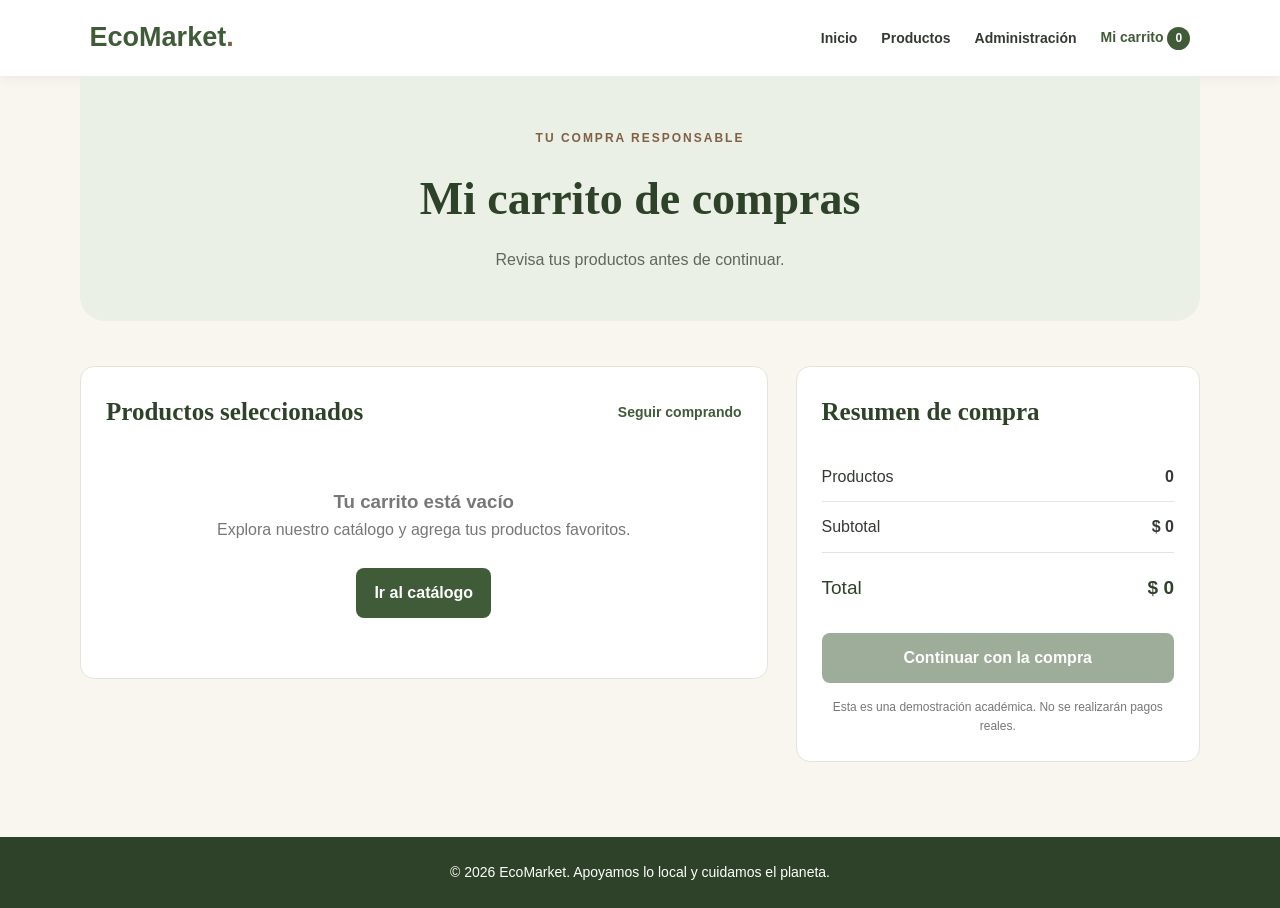
<file: carrito.html>
<!DOCTYPE html>
<html lang="es">
<head>
    <meta charset="UTF-8">
    <meta name="viewport" content="width=device-width, initial-scale=1.0">
    <title>Mi carrito | EcoMarket</title>
    <link rel="stylesheet" href="tienda.css">
    <script src="tienda.js" defer></script>
</head>
<body data-page="carrito">

    <header class="tienda-header">
        <a href="index.html" class="tienda-logo">EcoMarket<span>.</span></a>

        <nav>
            <a href="index.html">Inicio</a>
            <a href="catalogo.html">Productos</a>
            <a href="dashboard.html">Administración</a>
            <a href="carrito.html" class="enlace-carrito activo">
                Mi carrito <span id="contador-carrito">0</span>
            </a>
        </nav>
    </header>

    <main class="contenedor-tienda pagina-carrito">
        <section class="catalogo-portada portada-corta">
            <span class="etiqueta-tienda">TU COMPRA RESPONSABLE</span>
            <h1>Mi carrito de compras</h1>
            <p>Revisa tus productos antes de continuar.</p>
        </section>

        <section class="carrito-layout">
            <div class="carrito-contenido">
                <div class="encabezado-carrito">
                    <h2>Productos seleccionados</h2>
                    <a href="catalogo.html">Seguir comprando</a>
                </div>

                <div id="lista-carrito">
                    <p class="mensaje-carga">Cargando carrito...</p>
                </div>
            </div>

            <aside class="resumen-carrito">
                <h2>Resumen de compra</h2>

                <div class="resumen-linea">
                    <span>Productos</span>
                    <strong id="resumen-cantidad">0</strong>
                </div>

                <div class="resumen-linea">
                    <span>Subtotal</span>
                    <strong id="resumen-subtotal">$0</strong>
                </div>

                <div class="resumen-linea total">
                    <span>Total</span>
                    <strong id="resumen-total">$0</strong>
                </div>

                <a href="checkout.html" id="boton-checkout" class="boton-tienda boton-comprar">
                    Continuar con la compra
                </a>

                <p class="nota-compra">
                    Esta es una demostración académica. No se realizarán pagos reales.
                </p>
            </aside>
        </section>
    </main>

    <footer class="tienda-footer">
        <p>© 2026 EcoMarket. Apoyamos lo local y cuidamos el planeta.</p>
    </footer>

</body>
</html>
</file>
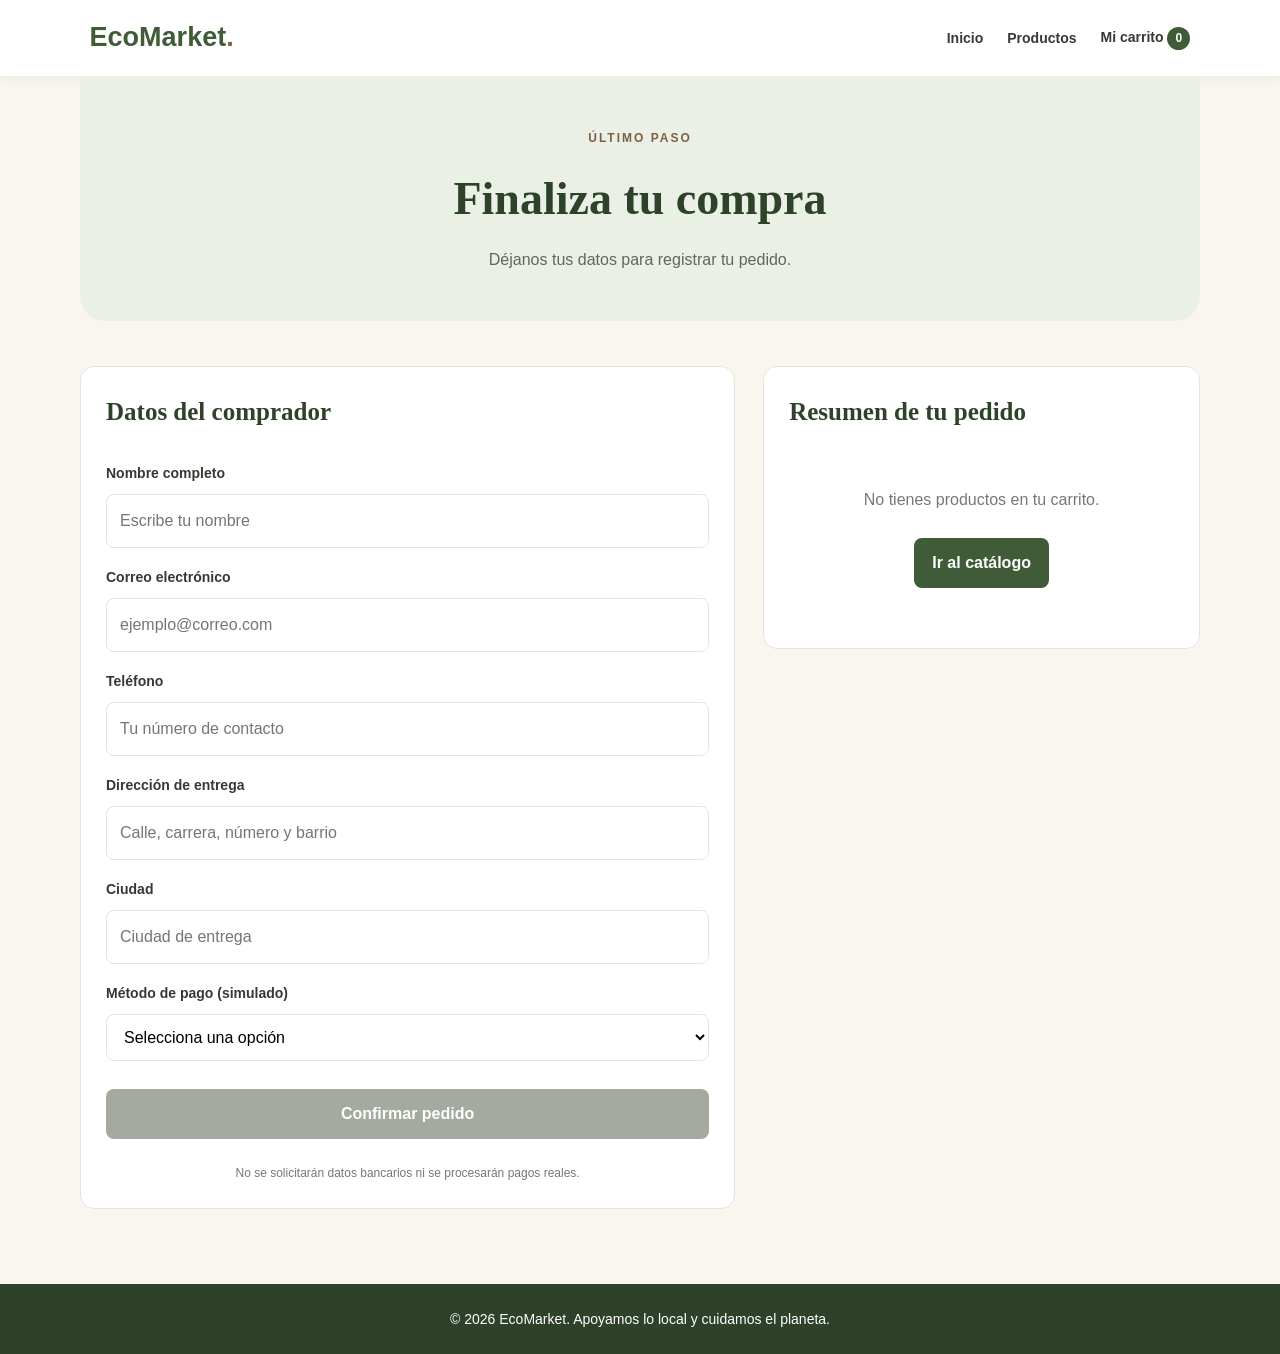
<file: checkout.html>
<!DOCTYPE html>
<html lang="es">
<head>
    <meta charset="UTF-8">
    <meta name="viewport" content="width=device-width, initial-scale=1.0">
    <title>Finalizar compra | EcoMarket</title>
    <link rel="stylesheet" href="tienda.css">
    <script src="tienda.js" defer></script>
</head>
<body data-page="checkout">

    <header class="tienda-header">
        <a href="index.html" class="tienda-logo">EcoMarket<span>.</span></a>

        <nav>
            <a href="index.html">Inicio</a>
            <a href="catalogo.html">Productos</a>
            <a href="carrito.html" class="enlace-carrito">
                Mi carrito <span id="contador-carrito">0</span>
            </a>
        </nav>
    </header>

    <main class="contenedor-tienda">
        <section class="catalogo-portada portada-corta">
            <span class="etiqueta-tienda">ÚLTIMO PASO</span>
            <h1>Finaliza tu compra</h1>
            <p>Déjanos tus datos para registrar tu pedido.</p>
        </section>

        <section id="zona-checkout" class="checkout-layout">
            <form id="formulario-checkout" class="formulario-checkout">
                <h2>Datos del comprador</h2>

                <label for="nombre-cliente">Nombre completo</label>
                <input
                    type="text"
                    id="nombre-cliente"
                    name="nombre"
                    placeholder="Escribe tu nombre"
                    required
                    minlength="3"
                >

                <label for="correo-cliente">Correo electrónico</label>
                <input
                    type="email"
                    id="correo-cliente"
                    name="correo"
                    placeholder="ejemplo@correo.com"
                    required
                >

                <label for="telefono-cliente">Teléfono</label>
                <input
                    type="tel"
                    id="telefono-cliente"
                    name="telefono"
                    placeholder="Tu número de contacto"
                    required
                    pattern="[0-9]{7,10}"
                    title="Escribe un teléfono de 7 a 10 números"
                >

                <label for="direccion-cliente">Dirección de entrega</label>
                <input
                    type="text"
                    id="direccion-cliente"
                    name="direccion"
                    placeholder="Calle, carrera, número y barrio"
                    required
                    minlength="5"
                >

                <label for="ciudad-cliente">Ciudad</label>
                <input
                    type="text"
                    id="ciudad-cliente"
                    name="ciudad"
                    placeholder="Ciudad de entrega"
                    required
                >

                <label for="metodo-pago">Método de pago (simulado)</label>
                <select id="metodo-pago" name="metodoPago" required>
                    <option value="">Selecciona una opción</option>
                    <option value="Pago contra entrega">Pago contra entrega</option>
                    <option value="Transferencia simulada">Transferencia simulada</option>
                </select>

                <button type="submit" class="boton-tienda boton-comprar">
                    Confirmar pedido
                </button>

                <p class="nota-compra">
                    No se solicitarán datos bancarios ni se procesarán pagos reales.
                </p>
            </form>

            <aside class="resumen-carrito resumen-checkout">
                <h2>Resumen de tu pedido</h2>
                <div id="resumen-checkout">
                    <p class="mensaje-carga">Cargando resumen...</p>
                </div>
            </aside>
        </section>

        <section id="confirmacion-pedido" class="confirmacion-pedido" hidden>
            <div class="confirmacion-icono">✓</div>
            <h2>¡Tu pedido fue registrado!</h2>
            <p>Gracias por apoyar a los productores locales.</p>
            <p id="numero-pedido"></p>
            <div id="detalle-pedido"></div>
            <a href="catalogo.html" class="boton-tienda">Volver al catálogo</a>
        </section>
    </main>

    <footer class="tienda-footer">
        <p>© 2026 EcoMarket. Apoyamos lo local y cuidamos el planeta.</p>
    </footer>

</body>
</html>
</file>
<file: tienda.css>
* {
    margin: 0;
    padding: 0;
    box-sizing: border-box;
}

:root {
    --verde: #405b38;
    --verde-oscuro: #2d4228;
    --verde-claro: #eaf0e5;
    --crema: #f8f6ef;
    --marron: #806044;
    --texto: #343a32;
    --blanco: #ffffff;
    --borde: #e4e4dc;
}

body {
    font-family: Arial, sans-serif;
    background: var(--crema);
    color: var(--texto);
    line-height: 1.6;
}

a {
    text-decoration: none;
    color: inherit;
}

button,
input,
select {
    font: inherit;
}

.tienda-header {
    background: var(--blanco);
    min-height: 76px;
    padding: 15px 7%;
    display: flex;
    align-items: center;
    justify-content: space-between;
    gap: 20px;
    box-shadow: 0 2px 12px rgba(0, 0, 0, 0.06);
}

.tienda-logo {
    color: var(--verde);
    font-size: 27px;
    font-weight: bold;
}

.tienda-logo span {
    color: var(--marron);
}

.tienda-header nav {
    display: flex;
    align-items: center;
    gap: 24px;
    flex-wrap: wrap;
}

.tienda-header nav a {
    color: var(--texto);
    font-size: 14px;
    font-weight: bold;
}

.tienda-header nav a:hover,
.tienda-header nav a.activo {
    color: var(--verde);
}

.enlace-carrito span {
    display: inline-flex;
    align-items: center;
    justify-content: center;
    background: var(--verde);
    color: white;
    border-radius: 50%;
    min-width: 23px;
    height: 23px;
    padding: 0 5px;
    font-size: 12px;
}

.contenedor-tienda {
    width: min(1120px, 90%);
    margin: auto;
}

.catalogo-portada {
    text-align: center;
    padding: 75px 20px;
    background: var(--verde-claro);
    border-radius: 0 0 25px 25px;
}

.etiqueta-tienda {
    color: var(--marron);
    font-size: 12px;
    font-weight: bold;
    letter-spacing: 2px;
}

.catalogo-portada h1 {
    color: var(--verde-oscuro);
    font-family: Georgia, serif;
    font-size: clamp(30px, 5vw, 46px);
    margin: 12px 0;
}

.catalogo-portada p {
    color: #60675c;
}

.portada-corta {
    padding: 48px 20px;
}

.catalogo-seccion {
    padding: 55px 0 75px;
}

.catalogo-titulo {
    display: flex;
    justify-content: space-between;
    align-items: end;
    gap: 15px;
    margin-bottom: 25px;
}

.catalogo-titulo h2,
.encabezado-carrito h2,
.resumen-carrito h2,
.formulario-checkout h2 {
    color: var(--verde-oscuro);
    font-family: Georgia, serif;
    font-size: 25px;
}

.catalogo-titulo p {
    color: #73786e;
}

#cantidad-productos {
    color: var(--marron);
    font-weight: bold;
    font-size: 14px;
}

.filtros-tienda {
    display: flex;
    gap: 15px;
    margin-bottom: 28px;
}

.filtros-tienda input,
.filtros-tienda select {
    background: white;
    border: 1px solid var(--borde);
    border-radius: 9px;
    padding: 13px 15px;
    outline: none;
}

.filtros-tienda input {
    flex: 1;
}

.filtros-tienda input:focus,
.filtros-tienda select:focus,
.formulario-checkout input:focus,
.formulario-checkout select:focus {
    border-color: var(--verde);
    box-shadow: 0 0 0 3px rgba(64, 91, 56, 0.12);
}

.catalogo-grid {
    display: grid;
    grid-template-columns: repeat(3, 1fr);
    gap: 23px;
}

.tarjeta-tienda {
    background: white;
    border-radius: 14px;
    overflow: hidden;
    border: 1px solid var(--borde);
    display: flex;
    flex-direction: column;
    transition: transform 0.2s, box-shadow 0.2s;
}

.tarjeta-tienda:hover {
    transform: translateY(-4px);
    box-shadow: 0 10px 25px rgba(0, 0, 0, 0.08);
}

.tarjeta-tienda img {
    width: 100%;
    height: 190px;
    object-fit: cover;
    background: var(--verde-claro);
}

.tarjeta-info {
    padding: 18px;
    display: flex;
    flex-direction: column;
    flex: 1;
}

.tarjeta-categoria {
    color: var(--marron);
    font-size: 12px;
    font-weight: bold;
}

.tarjeta-info h3 {
    color: var(--verde-oscuro);
    font-size: 18px;
    margin: 7px 0;
}

.tarjeta-productor {
    color: #777;
    font-size: 13px;
    margin-bottom: 10px;
}

.tarjeta-precio {
    color: var(--verde);
    font-size: 19px;
    font-weight: bold;
    margin-top: auto;
    padding: 8px 0;
}

.tarjeta-stock {
    color: #687263;
    font-size: 12px;
    margin-bottom: 12px;
}

.boton-tienda {
    display: inline-flex;
    align-items: center;
    justify-content: center;
    background: var(--verde);
    color: white;
    border: none;
    border-radius: 8px;
    padding: 12px 18px;
    font-weight: bold;
    cursor: pointer;
    text-align: center;
    transition: background 0.2s;
}

.boton-tienda:hover {
    background: var(--verde-oscuro);
}

.boton-tienda:disabled {
    background: #a5aaa0;
    cursor: not-allowed;
}

.mensaje-carga,
.mensaje-vacio {
    grid-column: 1 / -1;
    text-align: center;
    background: white;
    padding: 35px;
    border-radius: 12px;
    color: #777;
}

.tienda-footer {
    background: var(--verde-oscuro);
    color: white;
    text-align: center;
    padding: 24px;
    font-size: 14px;
}

/* CARRITO LATERAL */

.eco-carrito-overlay {
    position: fixed;
    inset: 0;
    z-index: 300;
    background: rgba(25, 32, 23, 0.48);
}

.eco-carrito-panel {
    position: absolute;
    inset: 0 0 0 auto;
    display: flex;
    flex-direction: column;
    width: min(440px, 100%);
    height: 100%;
    padding: 25px;
    background: white;
    box-shadow: -8px 0 30px rgba(0, 0, 0, 0.15);
    overflow-y: auto;
}

.eco-carrito-cabecera {
    display: flex;
    justify-content: space-between;
    align-items: center;
    gap: 15px;
    padding-bottom: 18px;
    border-bottom: 1px solid var(--borde);
}

.eco-carrito-cabecera h2 {
    color: var(--verde-oscuro);
    font-family: Georgia, serif;
}

.eco-carrito-cerrar {
    width: 40px;
    height: 40px;
    border: 0;
    border-radius: 50%;
    background: var(--verde-claro);
    color: var(--verde-oscuro);
    font-size: 24px;
    cursor: pointer;
}

.eco-carrito-items {
    flex: 1;
    overflow-y: auto;
}

.eco-carrito-item {
    display: grid;
    grid-template-columns: 76px 1fr;
    gap: 14px;
    padding: 18px 0;
    border-bottom: 1px solid var(--borde);
}

.eco-carrito-item img {
    width: 76px;
    height: 76px;
    border-radius: 9px;
    object-fit: cover;
}

.eco-carrito-item h3 {
    color: var(--verde-oscuro);
    font-size: 15px;
}

.eco-carrito-item p {
    color: #73786e;
    font-size: 13px;
}

.eco-carrito-item-acciones {
    display: flex;
    align-items: center;
    gap: 9px;
    margin-top: 7px;
}

.eco-carrito-item-acciones button {
    min-width: 28px;
    min-height: 28px;
    border: 1px solid var(--borde);
    border-radius: 6px;
    background: var(--crema);
    cursor: pointer;
}

.eco-carrito-item-acciones .eco-carrito-eliminar {
    border: 0;
    background: transparent;
    color: #a33b32;
}

.eco-carrito-pie {
    padding-top: 18px;
    border-top: 1px solid var(--borde);
}

.eco-carrito-total {
    display: flex;
    justify-content: space-between;
    margin-bottom: 15px;
    color: var(--verde-oscuro);
    font-size: 18px;
}

.eco-carrito-pie .boton-tienda {
    display: flex;
    text-align: center;
}

.eco-carrito-ver-todo {
    display: block;
    margin-top: 12px;
    color: var(--verde);
    font-size: 14px;
    font-weight: bold;
    text-align: center;
}

.eco-carrito-vacio {
    padding: 30px 5px;
    color: #73786e;
    text-align: center;
}

[hidden] {
    display: none !important;
}

/* CARRITO */

.pagina-carrito {
    min-height: 75vh;
}

.carrito-layout {
    display: grid;
    grid-template-columns: 1.7fr 1fr;
    gap: 28px;
    padding: 45px 0 75px;
    align-items: start;
}

.carrito-contenido,
.resumen-carrito,
.formulario-checkout {
    background: white;
    border: 1px solid var(--borde);
    border-radius: 14px;
    padding: 25px;
}

.encabezado-carrito {
    display: flex;
    align-items: center;
    justify-content: space-between;
    gap: 15px;
    margin-bottom: 20px;
}

.encabezado-carrito a {
    color: var(--verde);
    font-weight: bold;
    font-size: 14px;
}

.item-carrito {
    display: grid;
    grid-template-columns: 90px 1fr auto;
    gap: 16px;
    align-items: center;
    padding: 18px 0;
    border-bottom: 1px solid var(--borde);
}

.item-carrito img {
    width: 90px;
    height: 85px;
    object-fit: cover;
    border-radius: 9px;
}

.item-carrito h3 {
    color: var(--verde-oscuro);
    font-size: 16px;
}

.item-carrito p {
    color: #777;
    font-size: 13px;
}

.cantidad-controles {
    display: flex;
    align-items: center;
    gap: 10px;
    margin-top: 8px;
}

.cantidad-controles button {
    width: 28px;
    height: 28px;
    border: 1px solid var(--borde);
    background: var(--crema);
    border-radius: 6px;
    cursor: pointer;
}

.boton-eliminar {
    border: none;
    background: transparent;
    color: #a33b32;
    cursor: pointer;
    font-size: 13px;
    margin-top: 7px;
}

.item-subtotal {
    font-weight: bold;
    color: var(--verde);
    text-align: right;
}

.resumen-carrito h2 {
    margin-bottom: 20px;
}

.resumen-linea {
    display: flex;
    justify-content: space-between;
    gap: 10px;
    padding: 12px 0;
    border-bottom: 1px solid var(--borde);
}

.resumen-linea.total {
    font-size: 19px;
    color: var(--verde-oscuro);
    border-bottom: none;
    margin: 8px 0 18px;
}

.boton-comprar {
    width: 100%;
}

.nota-compra {
    color: #777;
    font-size: 12px;
    margin-top: 15px;
    text-align: center;
}

/* CHECKOUT */

.checkout-layout {
    display: grid;
    grid-template-columns: 1.5fr 1fr;
    gap: 28px;
    padding: 45px 0 75px;
    align-items: start;
}

.formulario-checkout {
    display: flex;
    flex-direction: column;
    gap: 10px;
}

.formulario-checkout h2 {
    margin-bottom: 12px;
}

.formulario-checkout label {
    font-size: 14px;
    font-weight: bold;
    margin-top: 8px;
}

.formulario-checkout input,
.formulario-checkout select {
    width: 100%;
    border: 1px solid var(--borde);
    border-radius: 8px;
    padding: 13px;
    outline: none;
    background: white;
}

.formulario-checkout button {
    margin-top: 18px;
}

.resumen-checkout {
    position: sticky;
    top: 20px;
}

.producto-resumen {
    display: flex;
    justify-content: space-between;
    gap: 12px;
    padding: 10px 0;
    border-bottom: 1px solid var(--borde);
    font-size: 14px;
}

.confirmacion-pedido {
    max-width: 650px;
    margin: 50px auto 75px;
    padding: 35px;
    background: white;
    border: 1px solid var(--borde);
    border-radius: 16px;
    text-align: center;
}

.confirmacion-pedido[hidden] {
    display: none;
}

.confirmacion-icono {
    display: flex;
    align-items: center;
    justify-content: center;
    width: 65px;
    height: 65px;
    margin: 0 auto 20px;
    border-radius: 50%;
    background: var(--verde-claro);
    color: var(--verde);
    font-size: 35px;
    font-weight: bold;
}

.confirmacion-pedido h2 {
    color: var(--verde-oscuro);
    font-family: Georgia, serif;
    margin-bottom: 10px;
}

.confirmacion-pedido p {
    margin-bottom: 12px;
}

#detalle-pedido {
    text-align: left;
    margin: 25px 0;
    padding: 15px;
    background: var(--crema);
    border-radius: 9px;
}

.confirmacion-pedido .boton-tienda {
    margin-top: 15px;
}

/* ADAPTACIÓN A TABLET Y CELULAR */

@media (max-width: 850px) {
    .catalogo-grid {
        grid-template-columns: repeat(2, 1fr);
    }

    .carrito-layout,
    .checkout-layout {
        grid-template-columns: 1fr;
    }

    .resumen-checkout {
        position: static;
    }
}

@media (max-width: 600px) {
    .tienda-header {
        flex-direction: column;
        padding: 17px;
    }

    .tienda-header nav {
        justify-content: center;
        gap: 13px;
    }

    .tienda-header nav a {
        font-size: 12px;
    }

    .catalogo-portada {
        padding: 48px 15px;
    }

    .catalogo-titulo {
        align-items: start;
        flex-direction: column;
    }

    .filtros-tienda {
        flex-direction: column;
    }

    .catalogo-grid {
        grid-template-columns: 1fr;
    }

    .item-carrito {
        grid-template-columns: 70px 1fr;
    }

    .item-carrito img {
        width: 70px;
        height: 70px;
    }

    .item-subtotal {
        grid-column: 2;
        text-align: left;
    }

    .carrito-contenido,
    .resumen-carrito,
    .formulario-checkout {
        padding: 18px;
    }

    .encabezado-carrito {
        align-items: start;
        flex-direction: column;
    }

    .confirmacion-pedido {
        padding: 22px;
    }
}
</file>
